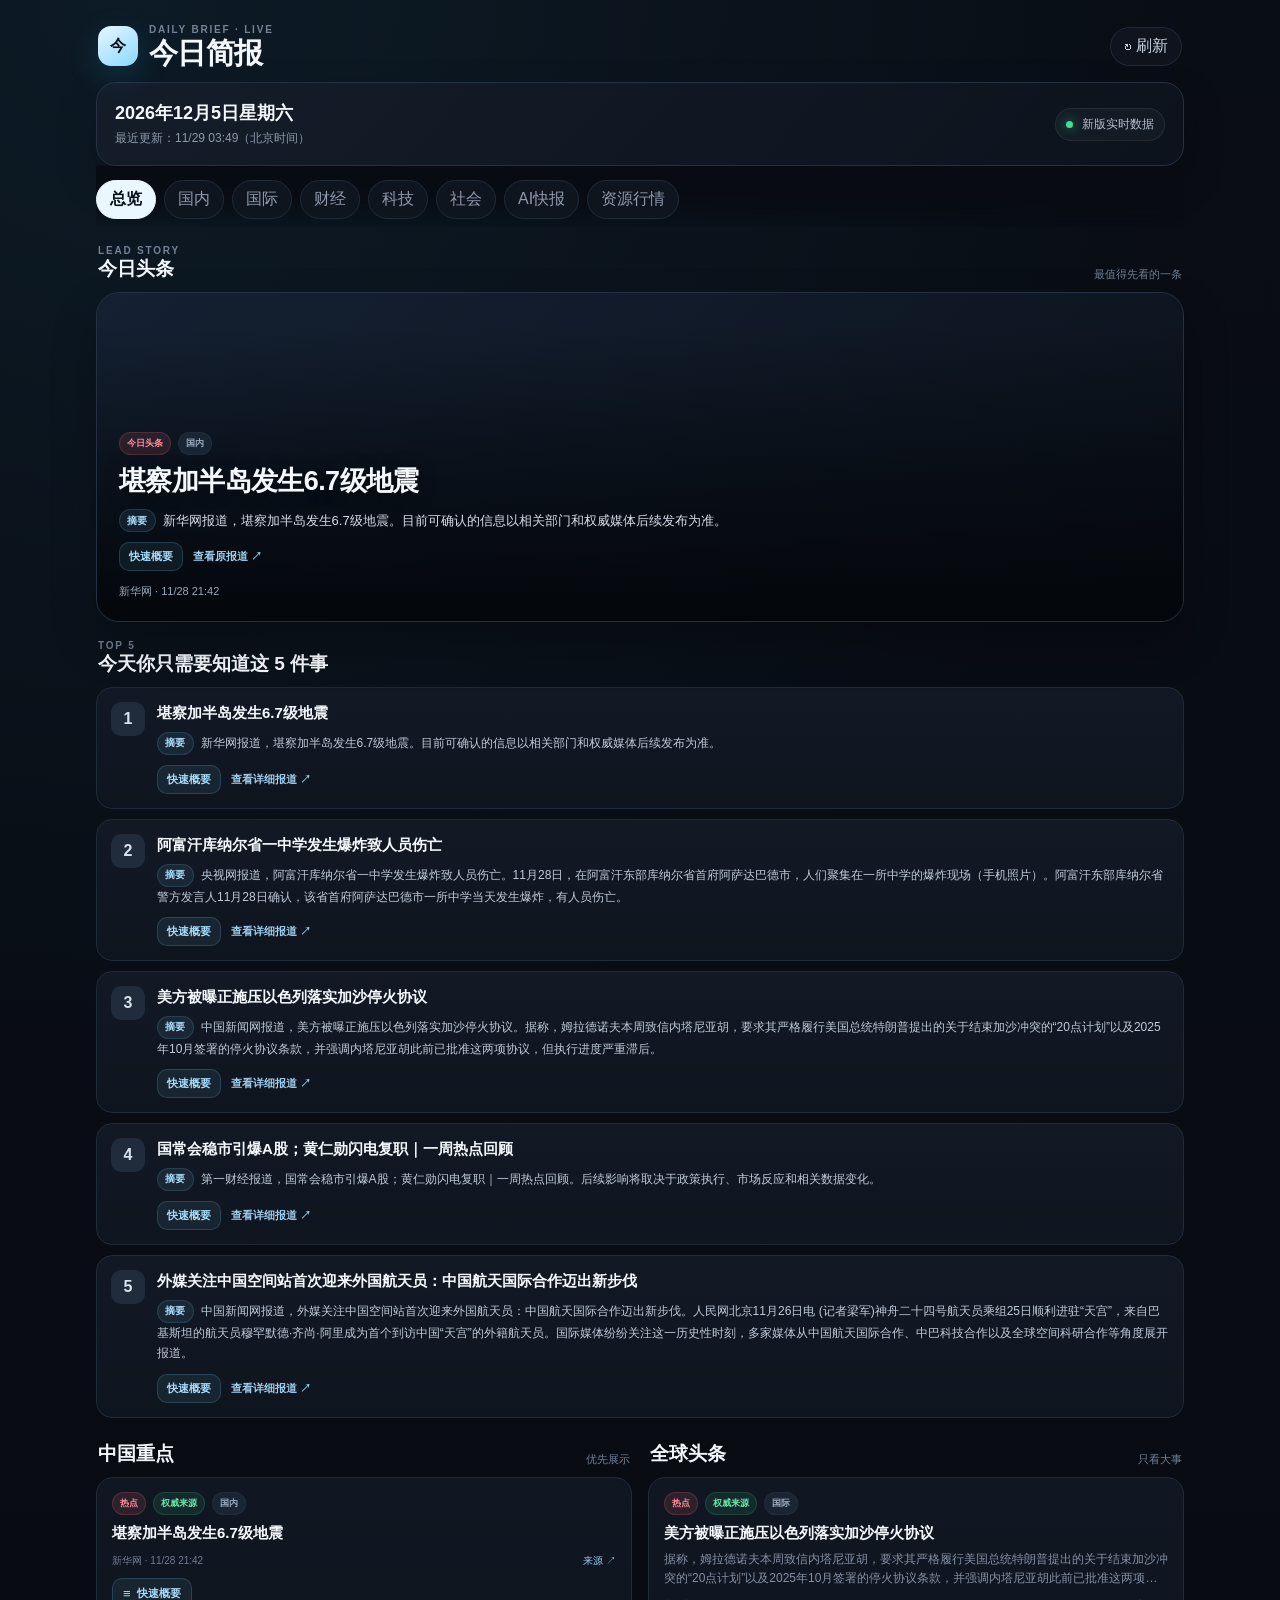
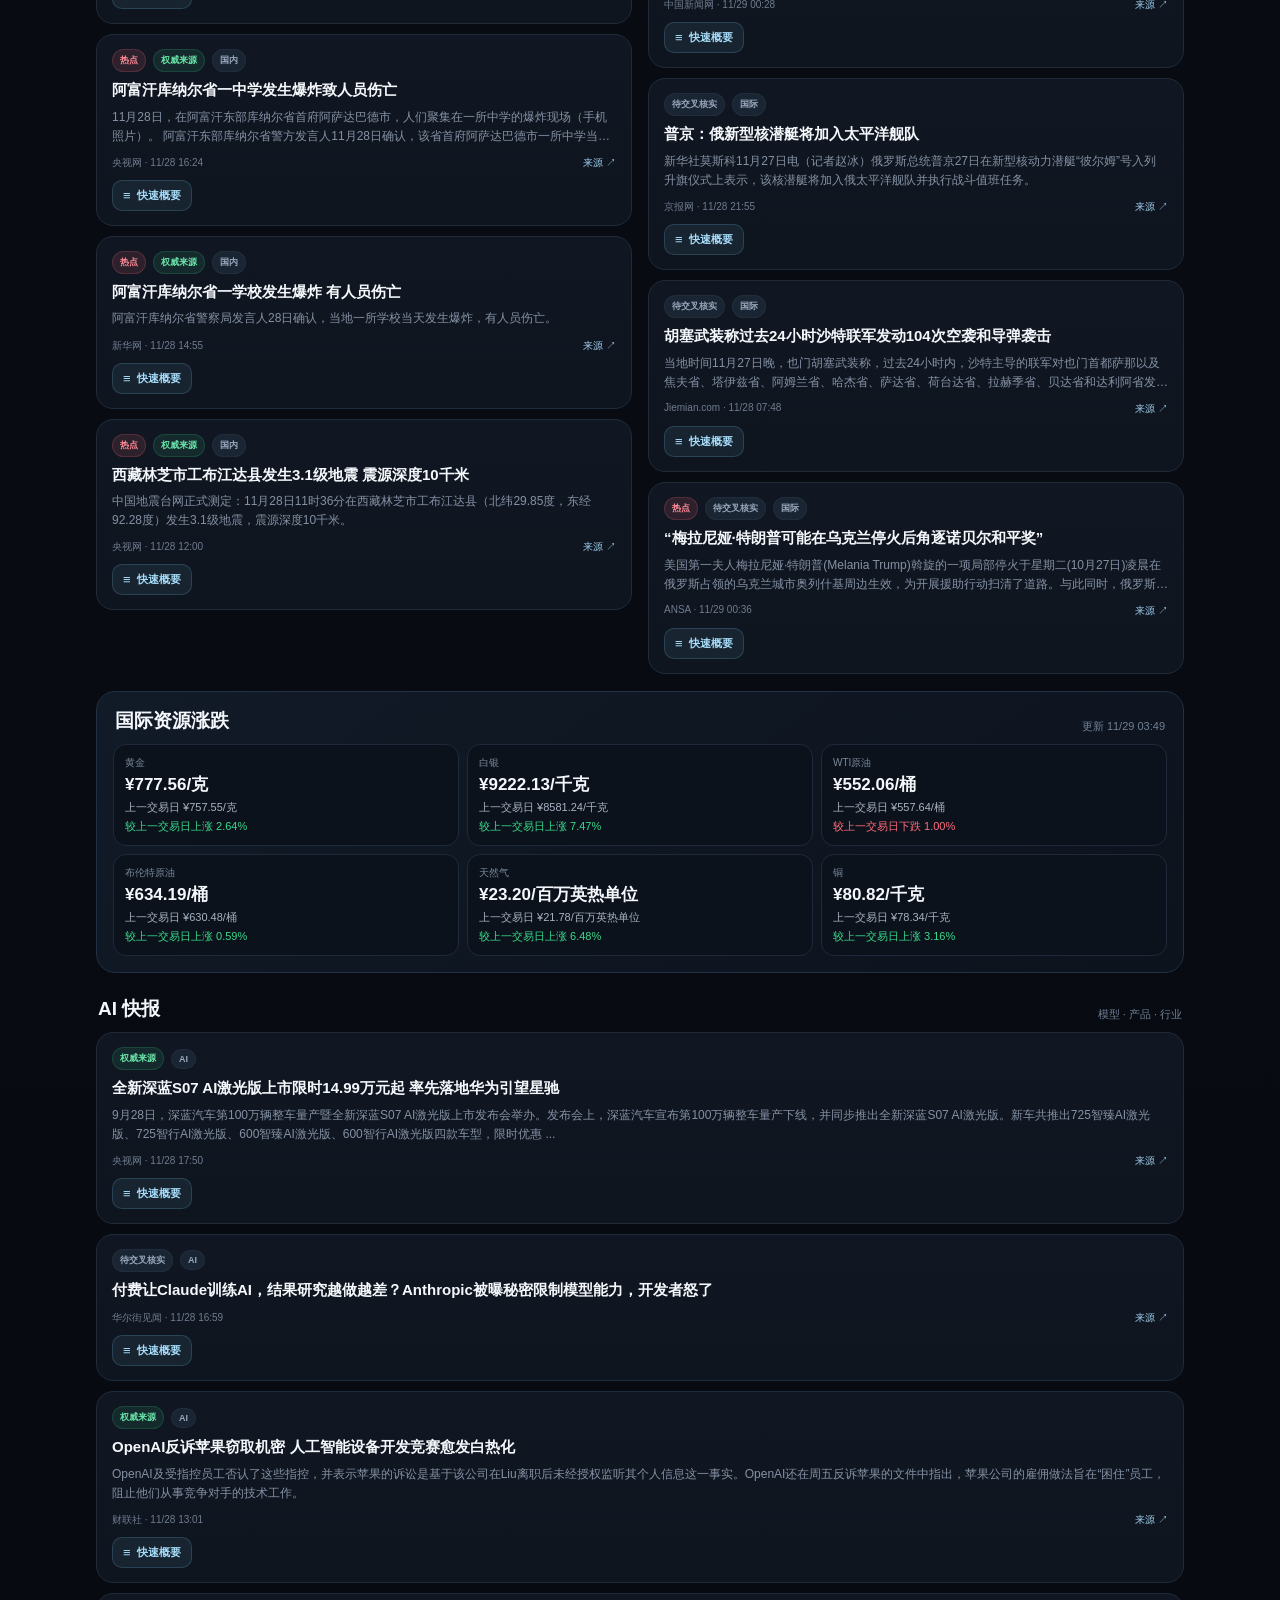
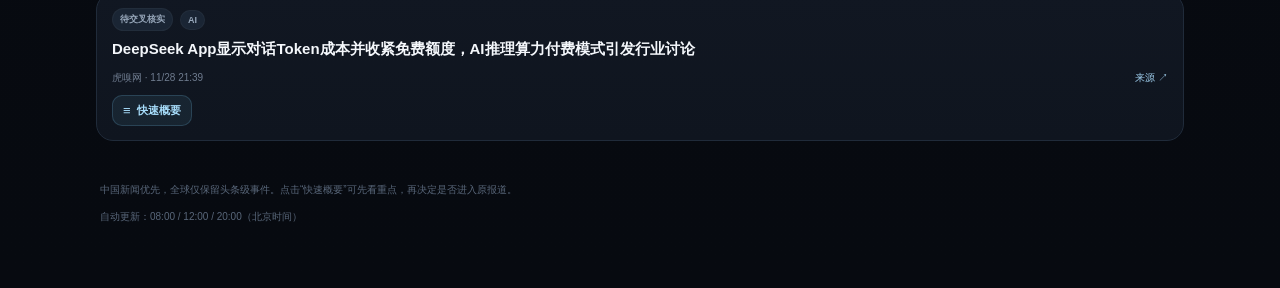
<file: daily-brief/index.html>
<!doctype html>
<html lang="zh-CN">
<head>
  <meta charset="utf-8" />
  <meta name="viewport" content="width=device-width,initial-scale=1,viewport-fit=cover" />
  <meta http-equiv="Cache-Control" content="no-cache, no-store, must-revalidate" />
  <meta http-equiv="Pragma" content="no-cache" />
  <meta http-equiv="Expires" content="0" />
  <meta name="theme-color" content="#080b12" />
  <meta name="description" content="中国新闻为主、全球头条精选、财经科技社会、AI快报与国际资源行情。" />
  <title>今日简报 · 最新版</title>
  <base href="/news/" />
  <link rel="stylesheet" href="./style.css?v=20260907-1635" />
  <link rel="stylesheet" href="./brief.css?v=20260907-1635" />
</head>
<body>
  <div class="ambient ambient-a"></div><div class="ambient ambient-b"></div>
  <div class="app-shell">
    <header class="topbar">
      <div class="brand"><div class="brand-mark">今</div><div><div class="eyebrow">DAILY BRIEF · LIVE</div><h1>今日简报</h1></div></div>
      <button id="refreshBtn" class="ghost-btn" aria-label="刷新">↻ 刷新</button>
    </header>

    <section class="meta-card">
      <div><div id="todayDate" class="date"></div><div id="updatedAt" class="muted">正在读取最新数据…</div></div>
      <div class="status-pill"><span class="dot"></span> 新版实时数据</div>
    </section>

    <nav class="tabs" id="tabs">
      <button class="tab active" data-tab="overview">总览</button><button class="tab" data-tab="china">国内</button><button class="tab" data-tab="world">国际</button><button class="tab" data-tab="finance">财经</button><button class="tab" data-tab="tech">科技</button><button class="tab" data-tab="society">社会</button><button class="tab" data-tab="ai">AI快报</button><button class="tab" data-tab="markets">资源行情</button>
    </nav>

    <main>
      <section class="panel tab-panel active" data-panel="overview">
        <div class="section-head"><div><div class="eyebrow">LEAD STORY</div><h2>今日头条</h2></div><span>最值得先看的一条</span></div>
        <div id="heroStory"></div>

        <div class="section-head"><div><div class="eyebrow">TOP 5</div><h2>今天你只需要知道这 5 件事</h2></div></div>
        <div id="top5" class="top-list"></div>

        <div class="split-grid">
          <section><div class="section-head compact"><h2>中国重点</h2><span>优先展示</span></div><div id="chinaPreview" class="news-list"></div></section>
          <section><div class="section-head compact"><h2>全球头条</h2><span>只看大事</span></div><div id="worldPreview" class="news-list"></div></section>
        </div>

        <section class="markets-card"><div class="section-head compact"><h2>国际资源涨跌</h2><span id="marketTime"></span></div><div id="marketStrip" class="market-strip"></div></section>
        <section><div class="section-head compact"><h2>AI 快报</h2><span>模型 · 产品 · 行业</span></div><div id="aiPreview" class="news-list"></div></section>
      </section>

      <section class="panel tab-panel" data-panel="china"><div class="section-head"><h2>国内新闻</h2><span>政策 · 经济 · 民生</span></div><div id="chinaList" class="news-list"></div></section>
      <section class="panel tab-panel" data-panel="world"><div class="section-head"><h2>国际头条</h2><span>仅保留重点</span></div><div id="worldList" class="news-list"></div></section>
      <section class="panel tab-panel" data-panel="finance"><div class="section-head"><h2>财经</h2><span>市场 · 宏观 · 公司</span></div><div id="financeList" class="news-list"></div></section>
      <section class="panel tab-panel" data-panel="tech"><div class="section-head"><h2>科技</h2><span>芯片 · 机器人 · 科研</span></div><div id="techList" class="news-list"></div></section>
      <section class="panel tab-panel" data-panel="society"><div class="section-head"><h2>社会</h2><span>高信息量民生新闻</span></div><div id="societyList" class="news-list"></div></section>
      <section class="panel tab-panel" data-panel="ai"><div class="section-head"><h2>AI 快报</h2><span>大模型 · 产品 · 行业</span></div><div id="aiList" class="news-list"></div></section>
      <section class="panel tab-panel" data-panel="markets"><div class="section-head"><h2>国际资源行情</h2><span>延迟行情</span></div><div id="marketsGrid" class="markets-grid"></div><p class="disclaimer">行情用于信息浏览，不构成投资建议。不同交易所与数据源报价可能存在延迟或差异。</p></section>
    </main>

    <footer><p>中国新闻优先，全球仅保留头条级事件。点击“快速概要”可先看重点，再决定是否进入原报道。</p><p>自动更新：08:00 / 12:00 / 20:00（北京时间）</p></footer>
  </div>
  <script src="./app.js?v=20260907-1648"></script>
</body>
</html>
</file>
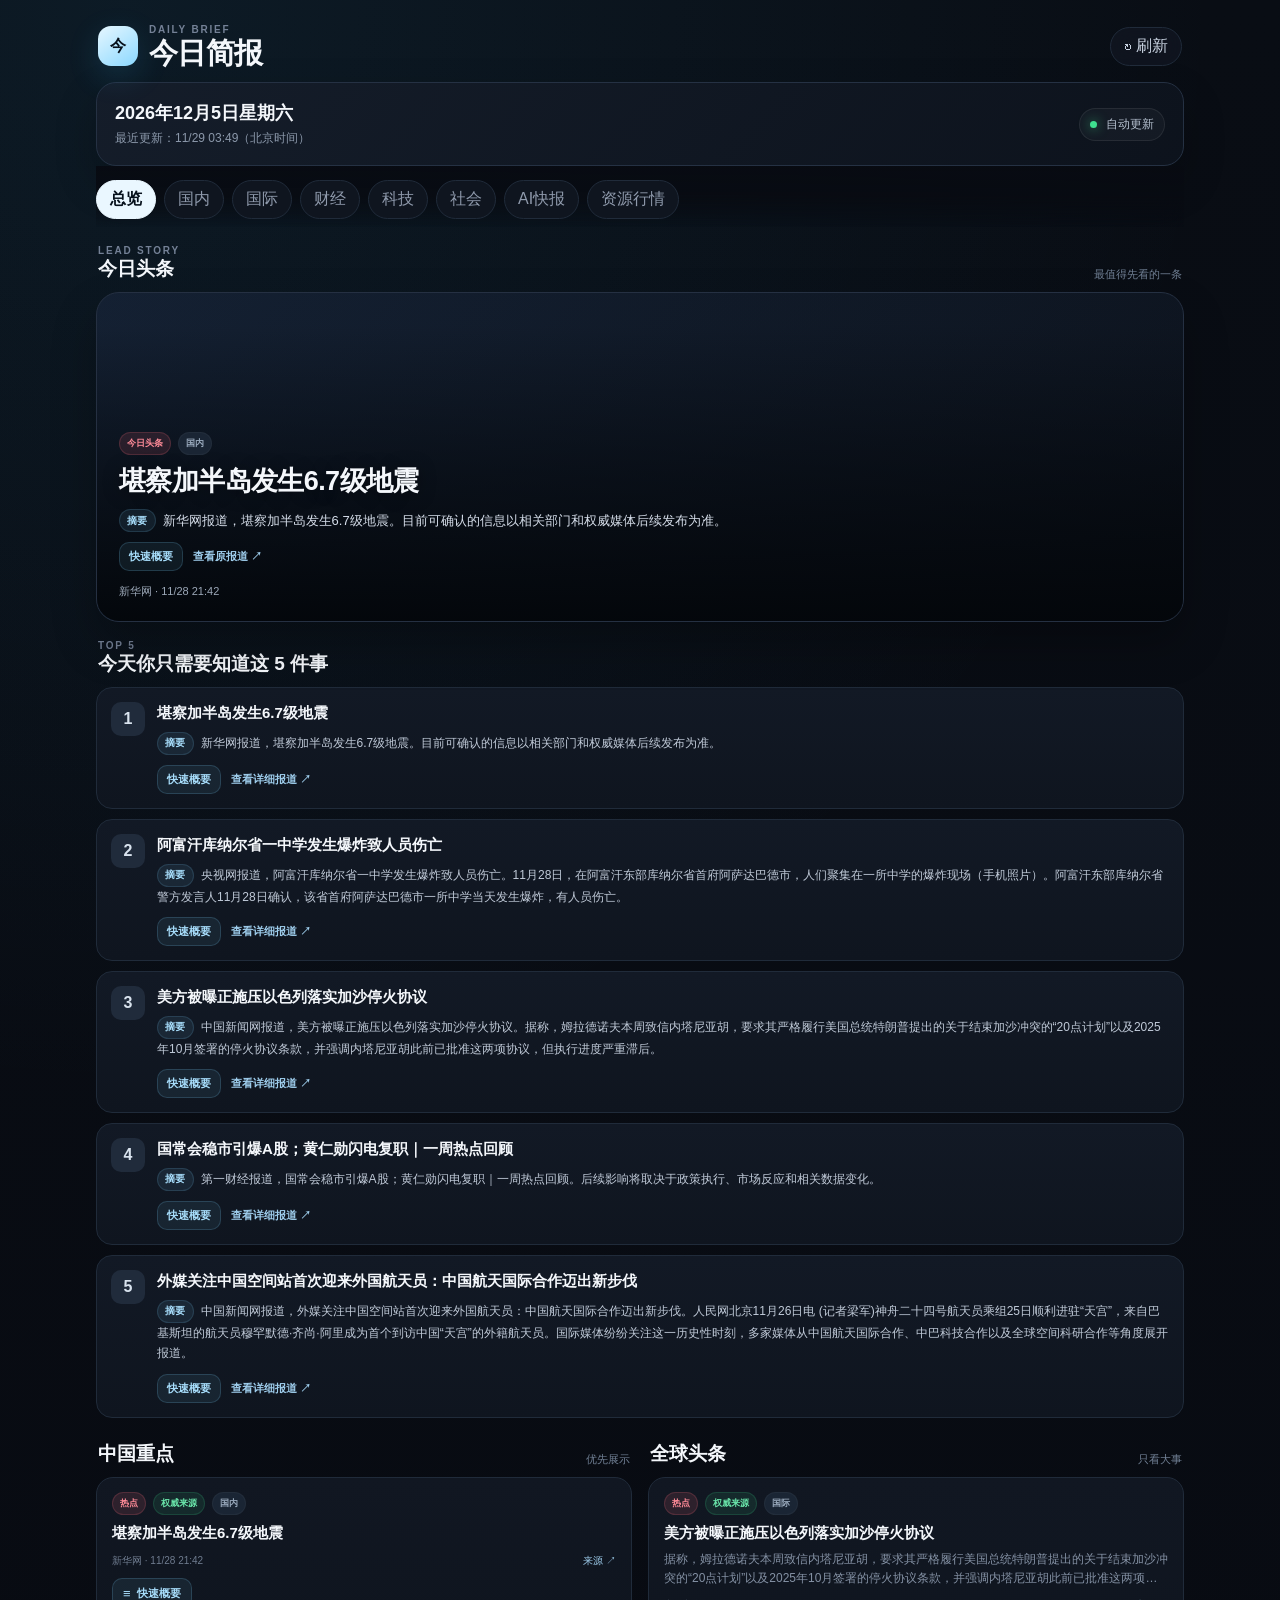
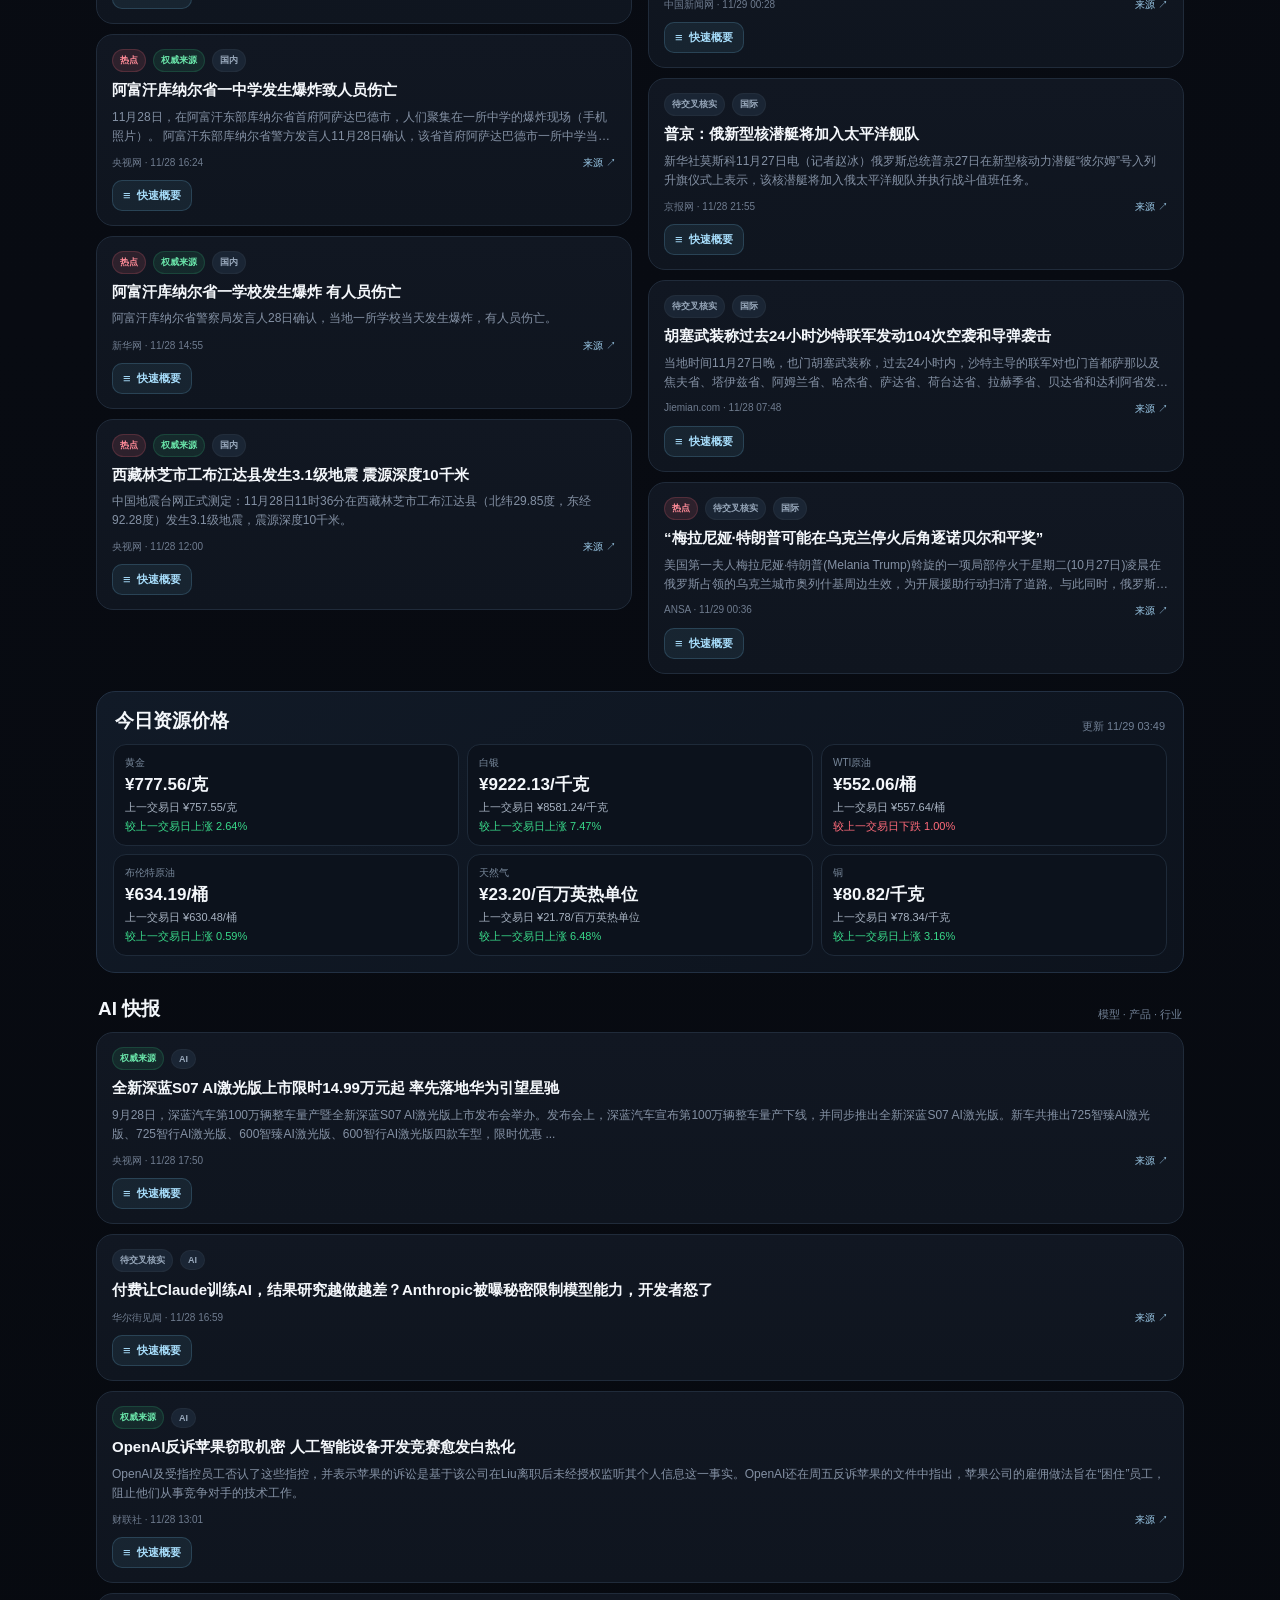
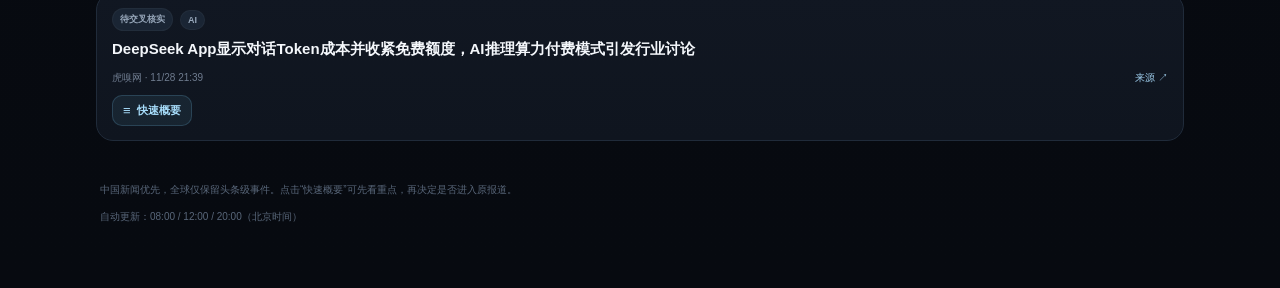
<file: news/index.html>
<!doctype html>
<html lang="zh-CN">
<head>
  <meta charset="utf-8" />
  <meta name="viewport" content="width=device-width,initial-scale=1,viewport-fit=cover" />
  <meta http-equiv="Cache-Control" content="no-cache, no-store, must-revalidate" />
  <meta http-equiv="Pragma" content="no-cache" />
  <meta http-equiv="Expires" content="0" />
  <meta name="theme-color" content="#080b12" />
  <meta name="description" content="中国新闻为主、全球头条精选、财经科技社会、AI快报与人民币资源行情。" />
  <title>今日简报 · 每日新闻</title>
  <link rel="stylesheet" href="./style.css?v=20260907-1635" />
  <link rel="stylesheet" href="./brief.css?v=20260907-1635" />
</head>
<body>
  <div class="ambient ambient-a"></div><div class="ambient ambient-b"></div>
  <div class="app-shell">
    <header class="topbar">
      <div class="brand"><div class="brand-mark">今</div><div><div class="eyebrow">DAILY BRIEF</div><h1>今日简报</h1></div></div>
      <button id="refreshBtn" class="ghost-btn" aria-label="刷新">↻ 刷新</button>
    </header>

    <section class="meta-card">
      <div><div id="todayDate" class="date"></div><div id="updatedAt" class="muted">正在读取最新数据…</div></div>
      <div class="status-pill"><span class="dot"></span> 自动更新</div>
    </section>

    <nav class="tabs" id="tabs">
      <button class="tab active" data-tab="overview">总览</button><button class="tab" data-tab="china">国内</button><button class="tab" data-tab="world">国际</button><button class="tab" data-tab="finance">财经</button><button class="tab" data-tab="tech">科技</button><button class="tab" data-tab="society">社会</button><button class="tab" data-tab="ai">AI快报</button><button class="tab" data-tab="markets">资源行情</button>
    </nav>

    <main>
      <section class="panel tab-panel active" data-panel="overview">
        <div class="section-head"><div><div class="eyebrow">LEAD STORY</div><h2>今日头条</h2></div><span>最值得先看的一条</span></div>
        <div id="heroStory"></div>

        <div class="section-head"><div><div class="eyebrow">TOP 5</div><h2>今天你只需要知道这 5 件事</h2></div></div>
        <div id="top5" class="top-list"></div>

        <div class="split-grid">
          <section><div class="section-head compact"><h2>中国重点</h2><span>优先展示</span></div><div id="chinaPreview" class="news-list"></div></section>
          <section><div class="section-head compact"><h2>全球头条</h2><span>只看大事</span></div><div id="worldPreview" class="news-list"></div></section>
        </div>

        <section class="markets-card"><div class="section-head compact"><h2>今日资源价格</h2><span id="marketTime"></span></div><div id="marketStrip" class="market-strip"></div></section>
        <section><div class="section-head compact"><h2>AI 快报</h2><span>模型 · 产品 · 行业</span></div><div id="aiPreview" class="news-list"></div></section>
      </section>

      <section class="panel tab-panel" data-panel="china"><div class="section-head"><h2>国内新闻</h2><span>政策 · 经济 · 民生</span></div><div id="chinaList" class="news-list"></div></section>
      <section class="panel tab-panel" data-panel="world"><div class="section-head"><h2>国际头条</h2><span>仅保留重点</span></div><div id="worldList" class="news-list"></div></section>
      <section class="panel tab-panel" data-panel="finance"><div class="section-head"><h2>财经</h2><span>市场 · 宏观 · 公司</span></div><div id="financeList" class="news-list"></div></section>
      <section class="panel tab-panel" data-panel="tech"><div class="section-head"><h2>科技</h2><span>芯片 · 机器人 · 科研</span></div><div id="techList" class="news-list"></div></section>
      <section class="panel tab-panel" data-panel="society"><div class="section-head"><h2>社会</h2><span>高信息量民生新闻</span></div><div id="societyList" class="news-list"></div></section>
      <section class="panel tab-panel" data-panel="ai"><div class="section-head"><h2>AI 快报</h2><span>大模型 · 产品 · 行业</span></div><div id="aiList" class="news-list"></div></section>
      <section class="panel tab-panel" data-panel="markets"><div class="section-head"><h2>资源价格（人民币）</h2><span>今日价格 · 上一交易日 · 中文涨跌</span></div><div id="marketsGrid" class="markets-grid"></div><p class="disclaimer">行情按国际期货报价与美元兑人民币汇率折算，用于信息浏览，不等同于国内金店、加油站或现货市场零售价，也不构成投资建议。</p></section>
    </main>

    <footer><p>中国新闻优先，全球仅保留头条级事件。点击“快速概要”可先看重点，再决定是否进入原报道。</p><p>自动更新：08:00 / 12:00 / 20:00（北京时间）</p></footer>
  </div>
  <script src="./app.js?v=20260907-1712"></script>
</body>
</html>
</file>
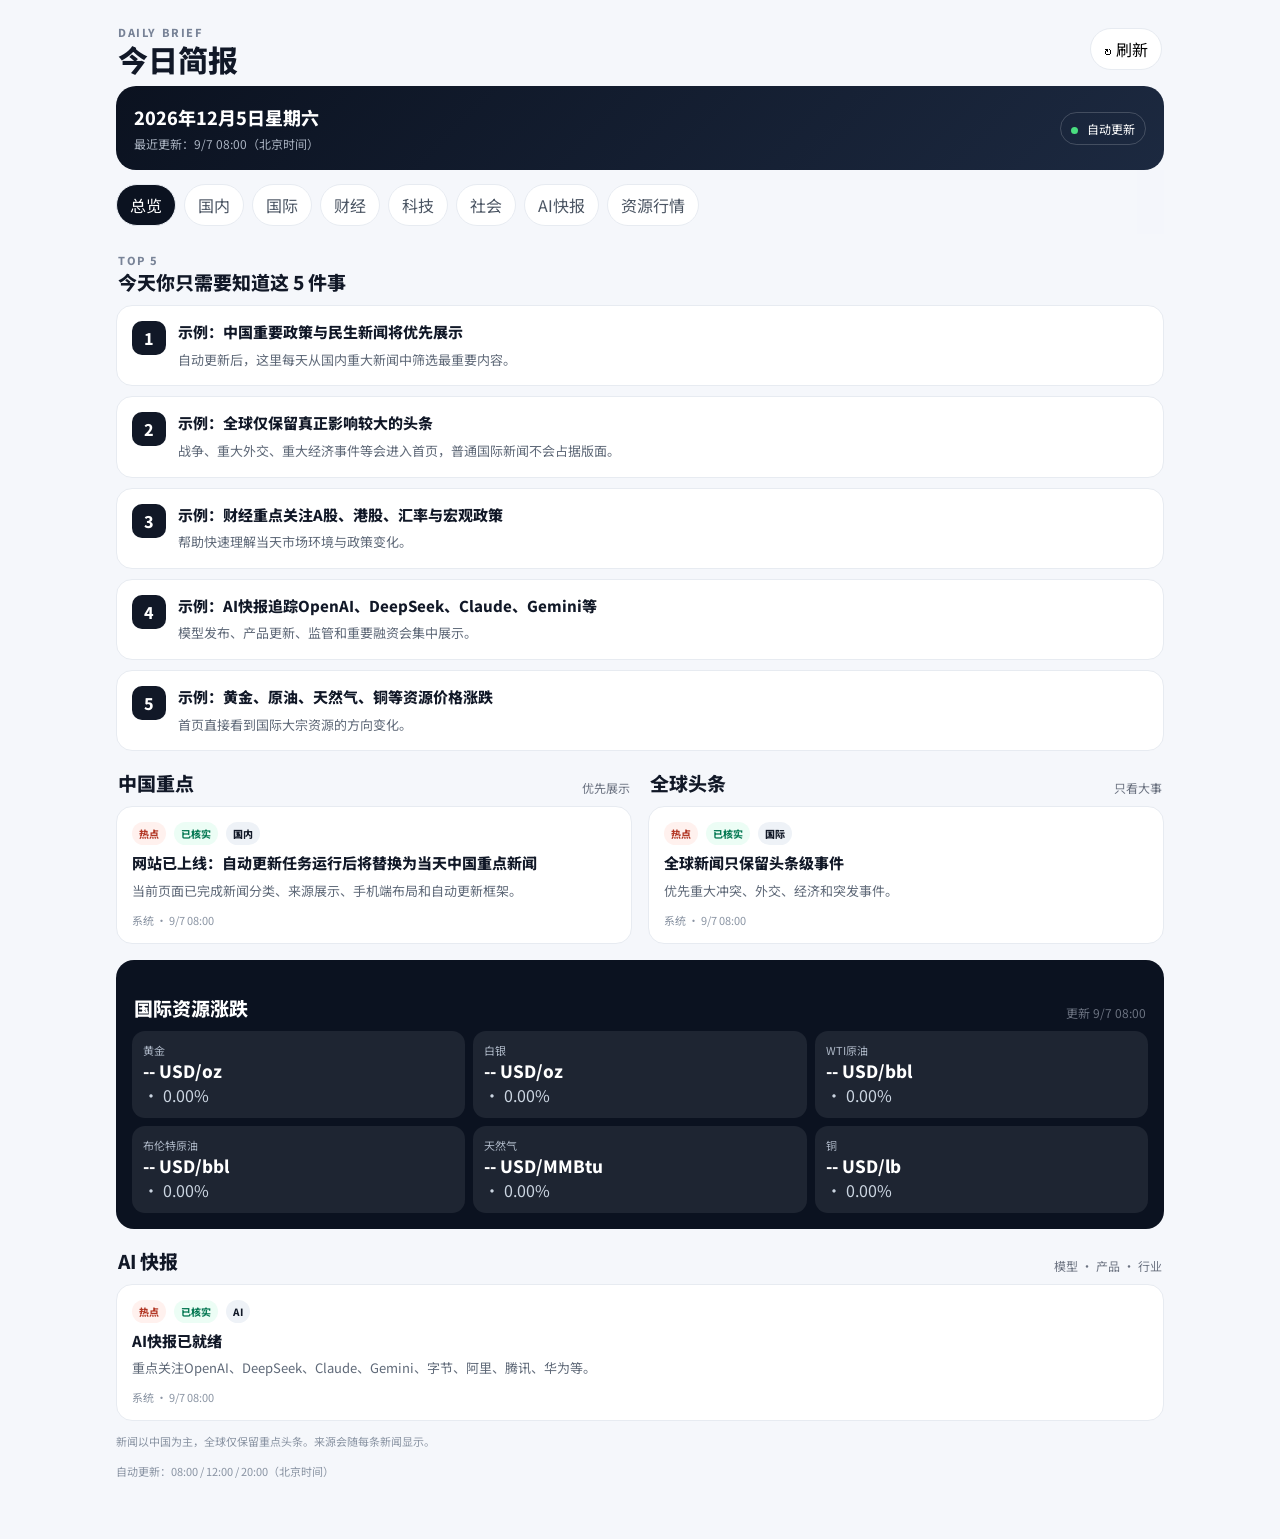
<file: public/news/index.html>
<!doctype html>
<html lang="zh-CN">
<head>
  <meta charset="utf-8" />
  <meta name="viewport" content="width=device-width,initial-scale=1,viewport-fit=cover" />
  <meta name="theme-color" content="#0b1220" />
  <meta name="description" content="中国新闻为主、全球头条精选、财经科技社会、AI快报与国际资源行情。" />
  <title>今日简报 · 每日新闻</title>
  <link rel="preconnect" href="https://fonts.googleapis.com">
  <link rel="preconnect" href="https://fonts.gstatic.com" crossorigin>
  <link href="https://fonts.googleapis.com/css2?family=Noto+Sans+SC:wght@400;500;600;700;800&display=swap" rel="stylesheet">
  <link rel="stylesheet" href="./style.css" />
</head>
<body>
  <div class="app-shell">
    <header class="topbar"><div><div class="eyebrow">DAILY BRIEF</div><h1>今日简报</h1></div><button id="refreshBtn" class="ghost-btn">↻ 刷新</button></header>
    <section class="meta-card"><div><div id="todayDate" class="date"></div><div id="updatedAt" class="muted">正在读取最新数据…</div></div><div class="status-pill"><span class="dot"></span> 自动更新</div></section>
    <nav class="tabs"><button class="tab active" data-tab="overview">总览</button><button class="tab" data-tab="china">国内</button><button class="tab" data-tab="world">国际</button><button class="tab" data-tab="finance">财经</button><button class="tab" data-tab="tech">科技</button><button class="tab" data-tab="society">社会</button><button class="tab" data-tab="ai">AI快报</button><button class="tab" data-tab="markets">资源行情</button></nav>
    <main>
      <section class="panel tab-panel active" data-panel="overview"><div class="section-head"><div><div class="eyebrow">TOP 5</div><h2>今天你只需要知道这 5 件事</h2></div></div><div id="top5" class="top-list"></div><div class="split-grid"><section><div class="section-head compact"><h2>中国重点</h2><span>优先展示</span></div><div id="chinaPreview" class="news-list"></div></section><section><div class="section-head compact"><h2>全球头条</h2><span>只看大事</span></div><div id="worldPreview" class="news-list"></div></section></div><section class="markets-card"><div class="section-head compact"><h2>国际资源涨跌</h2><span id="marketTime"></span></div><div id="marketStrip" class="market-strip"></div></section><section><div class="section-head compact"><h2>AI 快报</h2><span>模型 · 产品 · 行业</span></div><div id="aiPreview" class="news-list"></div></section></section>
      <section class="panel tab-panel" data-panel="china"><div class="section-head"><h2>国内新闻</h2></div><div id="chinaList" class="news-list"></div></section>
      <section class="panel tab-panel" data-panel="world"><div class="section-head"><h2>国际头条</h2></div><div id="worldList" class="news-list"></div></section>
      <section class="panel tab-panel" data-panel="finance"><div class="section-head"><h2>财经</h2></div><div id="financeList" class="news-list"></div></section>
      <section class="panel tab-panel" data-panel="tech"><div class="section-head"><h2>科技</h2></div><div id="techList" class="news-list"></div></section>
      <section class="panel tab-panel" data-panel="society"><div class="section-head"><h2>社会</h2></div><div id="societyList" class="news-list"></div></section>
      <section class="panel tab-panel" data-panel="ai"><div class="section-head"><h2>AI 快报</h2></div><div id="aiList" class="news-list"></div></section>
      <section class="panel tab-panel" data-panel="markets"><div class="section-head"><h2>国际资源行情</h2></div><div id="marketsGrid" class="markets-grid"></div><p class="disclaimer">行情用于信息浏览，不构成投资建议。不同交易所与数据源报价可能存在延迟或差异。</p></section>
    </main>
    <footer><p>新闻以中国为主，全球仅保留重点头条。来源会随每条新闻显示。</p><p>自动更新：08:00 / 12:00 / 20:00（北京时间）</p></footer>
  </div>
  <script src="./app.js"></script>
</body>
</html>
</file>
<file: news/style.css>
:root{--bg:#080b12;--bg2:#0b1018;--card:#111722;--card2:#151d2a;--ink:#f4f7fb;--muted:#8e9aad;--line:#202b3a;--soft:#182231;--accent:#7dd3fc;--good:#39d98a;--bad:#ff6b7a;--warn:#ffb86b}*{box-sizing:border-box}html{scroll-behavior:smooth;background:var(--bg)}body{margin:0;min-height:100vh;background:radial-gradient(circle at 10% 0%,rgba(56,189,248,.08),transparent 30%),linear-gradient(180deg,#090d14,#080b12 55%,#070a10);color:var(--ink);font-family:-apple-system,BlinkMacSystemFont,"Segoe UI","PingFang SC","Hiragino Sans GB","Microsoft YaHei",sans-serif}button{font:inherit}.ambient{position:fixed;pointer-events:none;border-radius:50%;filter:blur(80px);opacity:.18;z-index:-1}.ambient-a{width:300px;height:300px;background:#0ea5e9;top:-150px;right:-80px}.ambient-b{width:260px;height:260px;background:#7c3aed;bottom:10%;left:-160px}.app-shell{max-width:1120px;margin:0 auto;padding:18px 16px 52px}.topbar{display:flex;justify-content:space-between;align-items:center;padding:6px 2px 14px}.brand{display:flex;align-items:center;gap:11px}.brand-mark{width:40px;height:40px;border-radius:13px;display:grid;place-items:center;font-weight:900;background:linear-gradient(145deg,#e6f7ff,#8bd8ff);color:#07101a;box-shadow:0 10px 32px rgba(56,189,248,.16)}h1{font-size:29px;line-height:1;margin:4px 0 0;font-weight:850;letter-spacing:-.7px}h2{font-size:19px;margin:0;font-weight:800}.eyebrow{font-size:10px;letter-spacing:1.8px;font-weight:800;color:#748196}.ghost-btn{border:1px solid var(--line);background:rgba(17,23,34,.78);color:#c7d1df;border-radius:999px;padding:8px 13px;backdrop-filter:blur(12px)}.ghost-btn:active{transform:scale(.98)}.meta-card{background:linear-gradient(135deg,rgba(21,29,42,.95),rgba(13,19,29,.95));border:1px solid #253143;border-radius:20px;padding:18px;display:flex;justify-content:space-between;align-items:center;box-shadow:0 18px 42px rgba(0,0,0,.24)}.date{font-size:18px;font-weight:800}.muted{font-size:12px;color:#8c99ab;margin-top:5px}.status-pill{font-size:12px;border:1px solid rgba(255,255,255,.08);background:rgba(255,255,255,.03);padding:7px 10px;border-radius:999px;color:#b5c0cf;white-space:nowrap}.dot{display:inline-block;width:7px;height:7px;border-radius:50%;background:#3ee08f;box-shadow:0 0 12px rgba(62,224,143,.75);margin-right:6px}.tabs{display:flex;gap:8px;overflow-x:auto;padding:14px 0 8px;scrollbar-width:none;position:sticky;top:0;z-index:8;background:linear-gradient(180deg,rgba(8,11,18,.97),rgba(8,11,18,.88),rgba(8,11,18,0));backdrop-filter:blur(14px)}.tabs::-webkit-scrollbar{display:none}.tab{flex:0 0 auto;border:1px solid var(--line);background:#0f151f;color:#8f9aac;padding:8px 13px;border-radius:999px}.tab.active{background:#eaf7ff;border-color:#eaf7ff;color:#07111c;font-weight:800}.panel{margin-top:9px}.tab-panel{display:none}.tab-panel.active{display:block}.section-head{display:flex;justify-content:space-between;align-items:end;margin:18px 2px 10px}.section-head.compact{margin-top:23px}.section-head span{font-size:11px;color:#718095}.hero-card{position:relative;min-height:330px;border-radius:23px;overflow:hidden;border:1px solid #253042;background:linear-gradient(135deg,#152235,#0d131d);box-shadow:0 22px 44px rgba(0,0,0,.25)}.hero-media{position:absolute;inset:0}.hero-media img{width:100%;height:100%;object-fit:cover;display:block}.hero-media::after{content:"";position:absolute;inset:0;background:linear-gradient(180deg,rgba(3,6,10,.06) 10%,rgba(3,6,10,.55) 55%,rgba(3,6,10,.96) 100%)}.hero-fallback{position:absolute;inset:0;background:radial-gradient(circle at 75% 20%,rgba(56,189,248,.26),transparent 28%),radial-gradient(circle at 20% 65%,rgba(124,58,237,.22),transparent 30%),linear-gradient(135deg,#172336,#0c111b)}.hero-content{position:absolute;left:0;right:0;bottom:0;padding:22px}.hero-kicker{display:flex;gap:7px;margin-bottom:9px}.hero-title{font-size:27px;line-height:1.28;font-weight:900;letter-spacing:-.6px;max-width:850px;text-shadow:0 2px 18px rgba(0,0,0,.4)}.hero-reason{font-size:13px;line-height:1.65;color:#c1c9d6;margin-top:8px;max-width:760px}.hero-meta{display:flex;justify-content:space-between;gap:12px;align-items:center;margin-top:13px;font-size:11px;color:#9da9b9}.hero-meta a{color:#d9efff;text-decoration:none}.top-list{display:grid;gap:10px}.top-item{background:linear-gradient(180deg,#121925,#0f151f);border:1px solid var(--line);border-radius:16px;padding:14px;display:grid;grid-template-columns:34px 1fr;gap:12px}.top-num{width:34px;height:34px;border-radius:10px;background:#202b3b;color:#d9e3ee;display:grid;place-items:center;font-weight:900}.top-title{font-size:15px;font-weight:800;line-height:1.48}.top-reason{margin-top:5px;color:#8491a4;font-size:12px;line-height:1.6}.news-list{display:grid;gap:10px}.news-card{background:linear-gradient(180deg,#111722,#0f151f);border:1px solid var(--line);border-radius:17px;overflow:hidden;display:grid;grid-template-columns:minmax(0,1fr) 132px;min-height:132px}.news-card.no-image{grid-template-columns:1fr}.news-body{padding:14px 15px;min-width:0}.news-thumb{position:relative;background:linear-gradient(145deg,#1b2737,#111824);overflow:hidden}.news-thumb img{width:100%;height:100%;object-fit:cover;display:block}.news-thumb.img-failed{display:none}.news-card:has(.news-thumb.img-failed){grid-template-columns:1fr}.news-top{display:flex;gap:7px;align-items:center;flex-wrap:wrap;margin-bottom:7px}.badge{font-size:9px;font-weight:850;padding:4px 7px;border-radius:999px;background:#1a2534;color:#97a7ba;border:1px solid rgba(255,255,255,.035)}.badge.hot{background:rgba(255,107,122,.12);color:#ff8b98;border-color:rgba(255,107,122,.18)}.badge.verified{background:rgba(57,217,138,.1);color:#69e4a9;border-color:rgba(57,217,138,.16)}.news-title{font-size:15px;font-weight:820;line-height:1.5}.news-summary{font-size:12px;color:#8491a4;line-height:1.6;margin-top:6px;display:-webkit-box;-webkit-line-clamp:2;-webkit-box-orient:vertical;overflow:hidden}.news-meta{display:flex;justify-content:space-between;gap:10px;margin-top:10px;font-size:10px;color:#6f7c8f}.news-meta a{color:#9ecdec;text-decoration:none;white-space:nowrap}.split-grid{display:grid;grid-template-columns:1fr 1fr;gap:16px}.markets-card{margin-top:17px;background:linear-gradient(145deg,#111a27,#0d131d);border:1px solid #223043;padding:16px;border-radius:19px}.markets-card .section-head{margin-top:0}.market-strip{display:grid;grid-template-columns:repeat(3,1fr);gap:8px}.market-mini{background:#0c121c;border:1px solid #1e2a39;border-radius:13px;padding:11px}.market-name{font-size:10px;color:#77879a}.market-price{font-size:17px;font-weight:850;margin-top:3px}.market-change{font-size:11px;margin-top:4px}.up{color:var(--good)}.down{color:var(--bad)}.flat{color:#a8b3c2}.markets-grid{display:grid;grid-template-columns:repeat(2,1fr);gap:10px}.market-card{background:linear-gradient(180deg,#111722,#0f151f);border:1px solid var(--line);border-radius:16px;padding:15px}.market-card .name{font-size:11px;color:#7e8ca0}.market-card .price{font-size:24px;font-weight:850;margin-top:5px}.market-card .price small{font-size:10px;color:#738095}.market-card .change{font-size:13px;margin-top:4px}.market-card .sub{font-size:10px;color:#657287;margin-top:8px}.empty-card{padding:16px;border:1px dashed #263246;border-radius:16px;color:#7f8ca0;background:#0e141d}.disclaimer{font-size:10px;color:#667488;line-height:1.6;padding:0 3px}footer{padding:30px 4px 0;color:#59677a;font-size:10px;line-height:1.75}@media(max-width:760px){.app-shell{padding:14px 12px 42px}h1{font-size:26px}.brand-mark{width:37px;height:37px}.split-grid{grid-template-columns:1fr}.hero-card{min-height:300px}.hero-title{font-size:23px}.market-strip{grid-template-columns:repeat(2,1fr)}.markets-grid{grid-template-columns:1fr 1fr}}@media(max-width:520px){.news-card{grid-template-columns:minmax(0,1fr) 108px;min-height:118px}.news-title{font-size:14px}.news-body{padding:12px}.hero-card{min-height:285px}.hero-content{padding:18px}.hero-title{font-size:21px}.hero-reason{font-size:12px}.meta-card{padding:16px}.date{font-size:16px}.status-pill{font-size:10px}.markets-grid{grid-template-columns:1fr}}
.hero-summary{font-size:13px;line-height:1.72;color:#d6deea;margin-top:10px;max-width:790px}.hero-summary span,.hero-reason span,.top-summary span,.top-reason span{display:inline-block;margin-right:7px;font-size:10px;font-weight:850;letter-spacing:.3px;color:#a7ddfb;background:rgba(125,211,252,.09);border:1px solid rgba(125,211,252,.14);border-radius:999px;padding:2px 7px;vertical-align:1px}.hero-reason span,.top-reason span{color:#ffd19d;background:rgba(255,184,107,.08);border-color:rgba(255,184,107,.14)}.top-summary{margin-top:8px;color:#c0cad8;font-size:12px;line-height:1.68}.top-reason{margin-top:7px}@media(max-width:520px){.hero-summary{font-size:12px;line-height:1.65}.top-summary,.top-reason{font-size:11.5px}.top-item{padding:13px;grid-template-columns:30px 1fr;gap:10px}.top-num{width:30px;height:30px}}
</file>
<file: news/brief.css>
.brief-btn{margin-top:10px;border:1px solid rgba(125,211,252,.18);background:rgba(125,211,252,.08);color:#a7ddfb;border-radius:10px;padding:7px 10px;font-size:11px;font-weight:800;letter-spacing:.1px;display:inline-flex;align-items:center;gap:6px;cursor:pointer}.brief-btn:hover{background:rgba(125,211,252,.13)}.brief-btn:active{transform:scale(.98)}.brief-btn.compact{margin-top:0;padding:6px 9px}.brief-btn-icon{font-size:13px;line-height:1}.top-actions{display:flex;gap:10px;align-items:center;flex-wrap:wrap;margin-top:10px}.detail-link{font-size:11px;color:#9ecdec;text-decoration:none;font-weight:750}.brief-modal{position:fixed;inset:0;z-index:9999;display:none}.brief-modal.open{display:block}.brief-backdrop{position:absolute;inset:0;background:rgba(2,6,12,.72);backdrop-filter:blur(8px)}.brief-sheet{position:absolute;left:50%;bottom:0;transform:translateX(-50%);width:min(720px,100%);max-height:88vh;overflow:auto;background:linear-gradient(180deg,#121925,#0b111a);border:1px solid #263246;border-bottom:0;border-radius:24px 24px 0 0;box-shadow:0 -24px 70px rgba(0,0,0,.48);padding:12px 18px calc(22px + env(safe-area-inset-bottom))}.brief-sheet-handle{width:44px;height:4px;border-radius:999px;background:#354257;margin:2px auto 12px}.brief-sheet-head{display:flex;justify-content:space-between;gap:16px;align-items:flex-start}.brief-sheet-head h3{margin:5px 0 0;font-size:21px;line-height:1.38;color:#f5f8fc}.brief-close{width:34px;height:34px;border-radius:50%;border:1px solid #2a3648;background:#111925;color:#a9b5c5;font-size:24px;line-height:1;cursor:pointer}.brief-sheet-meta{margin-top:10px;font-size:11px;color:#7f8da0}.brief-block{margin-top:16px;background:#0d141f;border:1px solid #202c3d;border-radius:15px;padding:13px 14px}.brief-block.important-block{background:rgba(255,184,107,.045);border-color:rgba(255,184,107,.14)}.brief-block-label{font-size:10px;letter-spacing:.8px;font-weight:900;color:#8edcff;margin-bottom:7px}.important-block .brief-block-label{color:#ffd19d}.brief-copy{font-size:13px;line-height:1.82;color:#c5cfdd}.brief-points{margin:0;padding-left:19px;color:#c5cfdd}.brief-points li{font-size:13px;line-height:1.72;margin:7px 0}.brief-sheet-actions{margin-top:16px}.brief-source-link{display:block;text-align:center;text-decoration:none;background:#eaf7ff;color:#07111c;border-radius:13px;padding:12px 14px;font-size:13px;font-weight:900}.brief-source-disabled{display:block;text-align:center;border:1px solid #253246;color:#718096;border-radius:13px;padding:11px 14px;font-size:12px}.brief-note{font-size:10px;line-height:1.65;color:#5f6d80;margin-top:12px}.modal-open{overflow:hidden}@media(min-width:760px){.brief-sheet{bottom:50%;transform:translate(-50%,50%);border-bottom:1px solid #263246;border-radius:24px;max-height:82vh;padding:16px 20px 20px}.brief-sheet-handle{display:none}}@media(max-width:520px){.brief-sheet{padding-left:14px;padding-right:14px}.brief-sheet-head h3{font-size:19px}.brief-copy,.brief-points li{font-size:12.5px}.brief-btn{font-size:10.5px;padding:6px 9px}}
</file>
<file: public/news/style.css>
:root{--bg:#f5f7fb;--card:#fff;--ink:#111827;--muted:#6b7280;--line:#e7ebf1;--brand:#0b1220}*{box-sizing:border-box}html{scroll-behavior:smooth}body{margin:0;background:var(--bg);color:var(--ink);font-family:"Noto Sans SC",-apple-system,BlinkMacSystemFont,"Segoe UI",sans-serif}button{font:inherit}.app-shell{max-width:1080px;margin:0 auto;padding:18px 16px 48px}.topbar{display:flex;justify-content:space-between;align-items:center;padding:6px 2px 12px}h1{font-size:30px;line-height:1;margin:4px 0 0;font-weight:800}h2{font-size:19px;margin:0;font-weight:800}.eyebrow{font-size:11px;letter-spacing:1.6px;font-weight:800;color:#788397}.ghost-btn{border:1px solid var(--line);background:#fff;border-radius:999px;padding:8px 13px}.meta-card{background:linear-gradient(135deg,#0b1220,#1c2940);color:#fff;border-radius:20px;padding:18px;display:flex;justify-content:space-between;align-items:center}.date{font-size:18px;font-weight:800}.muted{font-size:12px;color:#aab3c1;margin-top:5px}.status-pill{font-size:12px;border:1px solid rgba(255,255,255,.18);padding:7px 10px;border-radius:999px}.dot{display:inline-block;width:7px;height:7px;border-radius:50%;background:#4ade80;margin-right:6px}.tabs{display:flex;gap:8px;overflow-x:auto;padding:14px 0 8px;position:sticky;top:0;z-index:5;background:rgba(245,247,251,.94)}.tab{flex:0 0 auto;border:1px solid var(--line);background:#fff;color:#4b5563;padding:8px 13px;border-radius:999px}.tab.active{background:#0b1220;color:#fff}.tab-panel{display:none}.tab-panel.active{display:block}.section-head{display:flex;justify-content:space-between;align-items:end;margin:18px 2px 10px}.section-head span{font-size:12px;color:#6b7280}.top-list,.news-list{display:grid;gap:10px}.top-item,.news-card{background:#fff;border:1px solid var(--line);border-radius:16px;padding:15px}.top-item{display:grid;grid-template-columns:34px 1fr;gap:12px}.top-num{width:34px;height:34px;border-radius:10px;background:#111827;color:#fff;display:grid;place-items:center;font-weight:800}.top-title,.news-title{font-size:15px;font-weight:800;line-height:1.5}.top-reason,.news-summary{margin-top:6px;color:#5f6978;font-size:13px;line-height:1.6}.news-top{display:flex;gap:8px;margin-bottom:7px}.badge{font-size:10px;font-weight:800;padding:4px 7px;border-radius:999px;background:#eef2f7}.badge.hot{background:#fff1ee;color:#b23624}.badge.verified{background:#ecfdf5;color:#087a55}.news-meta{display:flex;justify-content:space-between;gap:12px;margin-top:10px;font-size:11px;color:#8a94a3}.news-meta a{color:#526079;text-decoration:none}.split-grid{display:grid;grid-template-columns:1fr 1fr;gap:16px}.markets-card{margin-top:16px;background:#0b1220;color:#fff;padding:16px;border-radius:18px}.market-strip{display:grid;grid-template-columns:repeat(3,1fr);gap:8px}.market-mini{background:rgba(255,255,255,.08);border-radius:13px;padding:11px}.market-name{font-size:11px;color:#aeb8c7}.market-price{font-size:17px;font-weight:800}.up{color:#4ade80}.down{color:#fb7185}.flat{color:#cbd5e1}.markets-grid{display:grid;grid-template-columns:repeat(2,1fr);gap:10px}.market-card{background:#fff;border:1px solid var(--line);border-radius:16px;padding:15px}.market-card .price{font-size:24px;font-weight:800}.disclaimer,footer{font-size:11px;color:#8a94a3;line-height:1.7}@media(max-width:760px){.split-grid{grid-template-columns:1fr}.market-strip{grid-template-columns:repeat(2,1fr)}}@media(max-width:420px){.markets-grid{grid-template-columns:1fr}}
</file>
